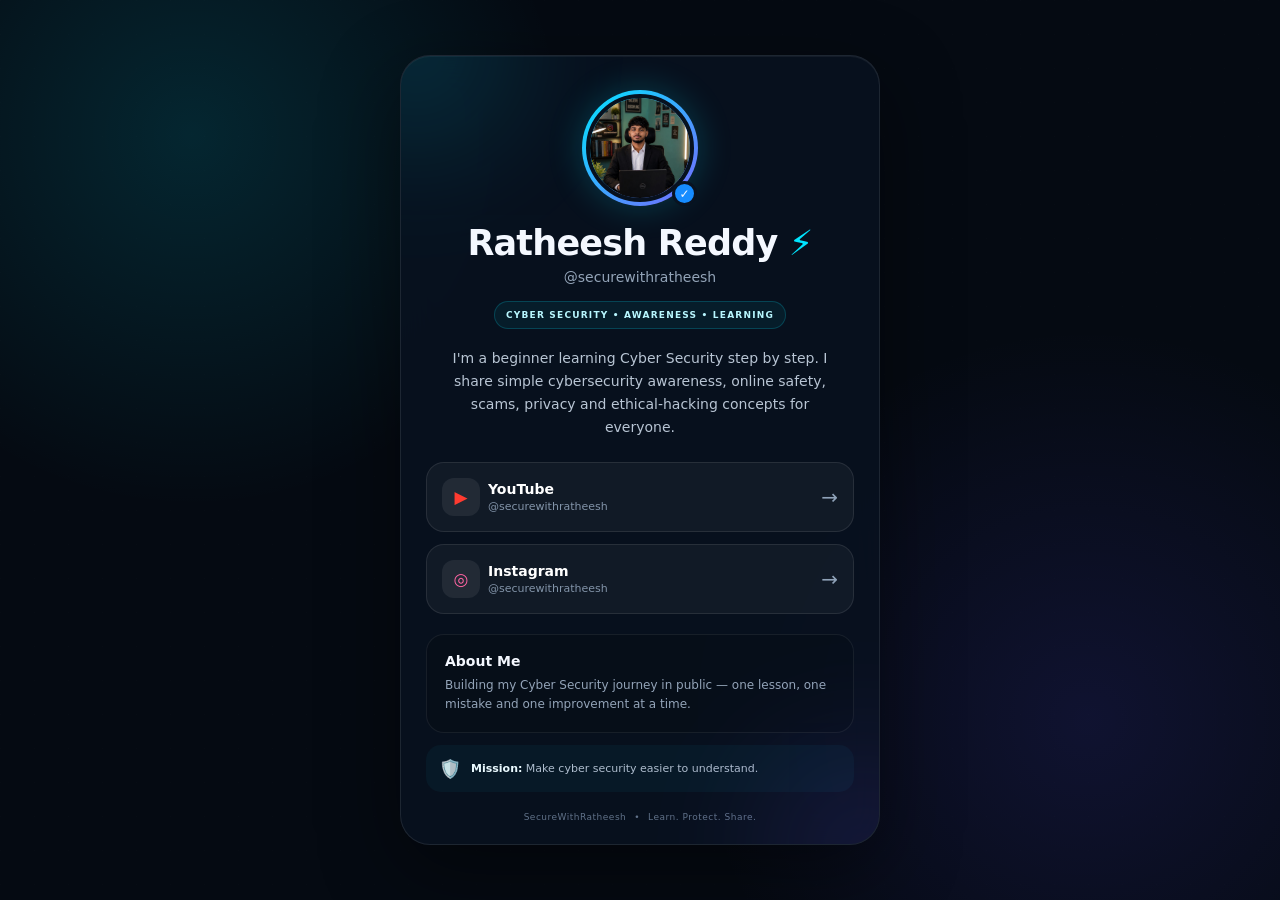
<file: securewithratheesh-github-qr/index.html>
<!doctype html>
<html lang="en"><head>
<meta charset="UTF-8"><meta name="viewport" content="width=device-width,initial-scale=1">
<meta name="theme-color" content="#07111f"><meta name="description" content="Ratheesh Reddy — SecureWithRatheesh">
<title>Ratheesh Reddy ⚡ | SecureWithRatheesh</title><link rel="stylesheet" href="style.css">
</head><body><main class="page"><section class="profile-card">
<div class="glow glow-one"></div><div class="glow glow-two"></div><div class="verified">✓</div>
<div class="avatar-wrap"><img src="assets/profile.jpg" alt="Ratheesh Reddy" class="avatar" onerror="this.src='assets/profile-placeholder.svg'"></div>
<h1>Ratheesh Reddy <span>⚡</span></h1><p class="handle">@securewithratheesh</p>
<div class="tag">CYBER SECURITY • AWARENESS • LEARNING</div>
<p class="bio">I'm a beginner learning Cyber Security step by step. I share simple cybersecurity awareness, online safety, scams, privacy and ethical-hacking concepts for everyone.</p>
<div class="buttons">
<a class="social-btn youtube" href="https://www.youtube.com/@securewithratheesh?sub_confirmation=1" target="_blank" rel="noopener noreferrer"><span class="icon">▶</span><span><strong>YouTube</strong><small>@securewithratheesh</small></span><span class="arrow">→</span></a>
<a class="social-btn instagram" href="https://www.instagram.com/securewithratheesh/" target="_blank" rel="noopener noreferrer"><span class="icon">◎</span><span><strong>Instagram</strong><small>@securewithratheesh</small></span><span class="arrow">→</span></a>
</div>
<div class="about"><h2>About Me</h2><p>Building my Cyber Security journey in public — one lesson, one mistake and one improvement at a time.</p></div>
<div class="mission"><span>🛡️</span><p><strong>Mission:</strong> Make cyber security easier to understand.</p></div>
<footer><span>SecureWithRatheesh</span><span>•</span><span>Learn. Protect. Share.</span></footer>
</section></main></body></html>
</file>
<file: securewithratheesh-github-qr/style.css>
:root{--bg:#050a12;--card:rgba(9,18,31,.88);--border:rgba(255,255,255,.09);--text:#f4f8ff;--muted:#93a4b8}
*{box-sizing:border-box}body{margin:0;min-height:100vh;font-family:Inter,system-ui,-apple-system,"Segoe UI",sans-serif;color:var(--text);background:radial-gradient(circle at 15% 15%,rgba(0,229,255,.13),transparent 28%),radial-gradient(circle at 85% 80%,rgba(88,76,255,.13),transparent 30%),var(--bg)}body:before{content:"";position:fixed;inset:0;pointer-events:none;opacity:.16;background-image:linear-gradient(rgba(255,255,255,.04) 1px,transparent 1px),linear-gradient(90deg,rgba(255,255,255,.04) 1px,transparent 1px);background-size:34px 34px}
.page{min-height:100vh;display:grid;place-items:center;padding:28px 16px}.profile-card{position:relative;width:min(100%,480px);padding:34px 25px 22px;overflow:hidden;text-align:center;border:1px solid var(--border);border-radius:30px;background:var(--card);box-shadow:0 25px 80px rgba(0,0,0,.45),inset 0 1px 0 rgba(255,255,255,.05);backdrop-filter:blur(18px)}.glow{position:absolute;width:190px;height:190px;border-radius:50%;filter:blur(70px);opacity:.16;pointer-events:none}.glow-one{background:#00e5ff;top:-100px;left:-80px}.glow-two{background:#7857ff;right:-80px;bottom:-100px}
.avatar-wrap{position:relative;width:116px;height:116px;margin:0 auto 17px;padding:4px;border-radius:50%;background:linear-gradient(135deg,#00e5ff,#7868ff);box-shadow:0 0 35px rgba(0,229,255,.22)}.avatar{display:block;width:100%;height:100%;object-fit:cover;border-radius:50%;border:4px solid #07111f}.verified{position:absolute;z-index:3;top:125px;left:calc(50% + 32px);width:25px;height:25px;display:grid;place-items:center;border-radius:50%;background:#168cff;border:3px solid #091321;font-size:12px;font-weight:900}
h1{margin:0;font-size:clamp(27px,7vw,35px);letter-spacing:-.8px}h1 span{color:#00e5ff}.handle{margin:6px 0 16px;color:var(--muted);font-size:14px}.tag{display:inline-block;padding:8px 11px;border:1px solid rgba(0,229,255,.2);border-radius:999px;color:#b8f7ff;background:rgba(0,229,255,.06);font-size:9px;font-weight:800;letter-spacing:1.2px}.bio{max-width:390px;margin:18px auto 22px;color:#b8c5d4;font-size:14px;line-height:1.65}.buttons{display:grid;gap:12px}
.social-btn{display:grid;grid-template-columns:46px 1fr 28px;align-items:center;min-height:70px;padding:10px 15px;color:white;text-align:left;text-decoration:none;border:1px solid rgba(255,255,255,.09);border-radius:18px;background:rgba(255,255,255,.045);transition:.2s}.social-btn:hover{transform:translateY(-2px);background:rgba(255,255,255,.08);border-color:rgba(0,229,255,.25)}.social-btn .icon{width:38px;height:38px;display:grid;place-items:center;border-radius:12px;background:rgba(255,255,255,.07);font-size:17px}.social-btn strong,.social-btn small{display:block}.social-btn strong{font-size:14px}.social-btn small{margin-top:3px;color:#8294a9;font-size:11px}.arrow{color:#8fa2b8;font-size:20px;text-align:right}.youtube .icon{color:#ff3b30}.instagram .icon{color:#ff65a3}
.about{margin-top:20px;padding:18px;text-align:left;border:1px solid rgba(255,255,255,.07);border-radius:18px;background:rgba(0,0,0,.13)}.about h2{margin:0 0 7px;font-size:14px}.about p{margin:0;color:var(--muted);font-size:12px;line-height:1.6}.mission{display:flex;align-items:center;gap:10px;margin-top:12px;padding:13px;text-align:left;border-radius:15px;background:rgba(0,229,255,.045)}.mission span{font-size:18px}.mission p{margin:0;color:#aebdce;font-size:11px}.mission strong{color:#eafaff}footer{display:flex;justify-content:center;gap:8px;margin-top:20px;color:#607289;font-size:9px;letter-spacing:.5px}@media(max-width:420px){.profile-card{padding:30px 18px 20px;border-radius:25px}.social-btn{min-height:66px}}
</file>
